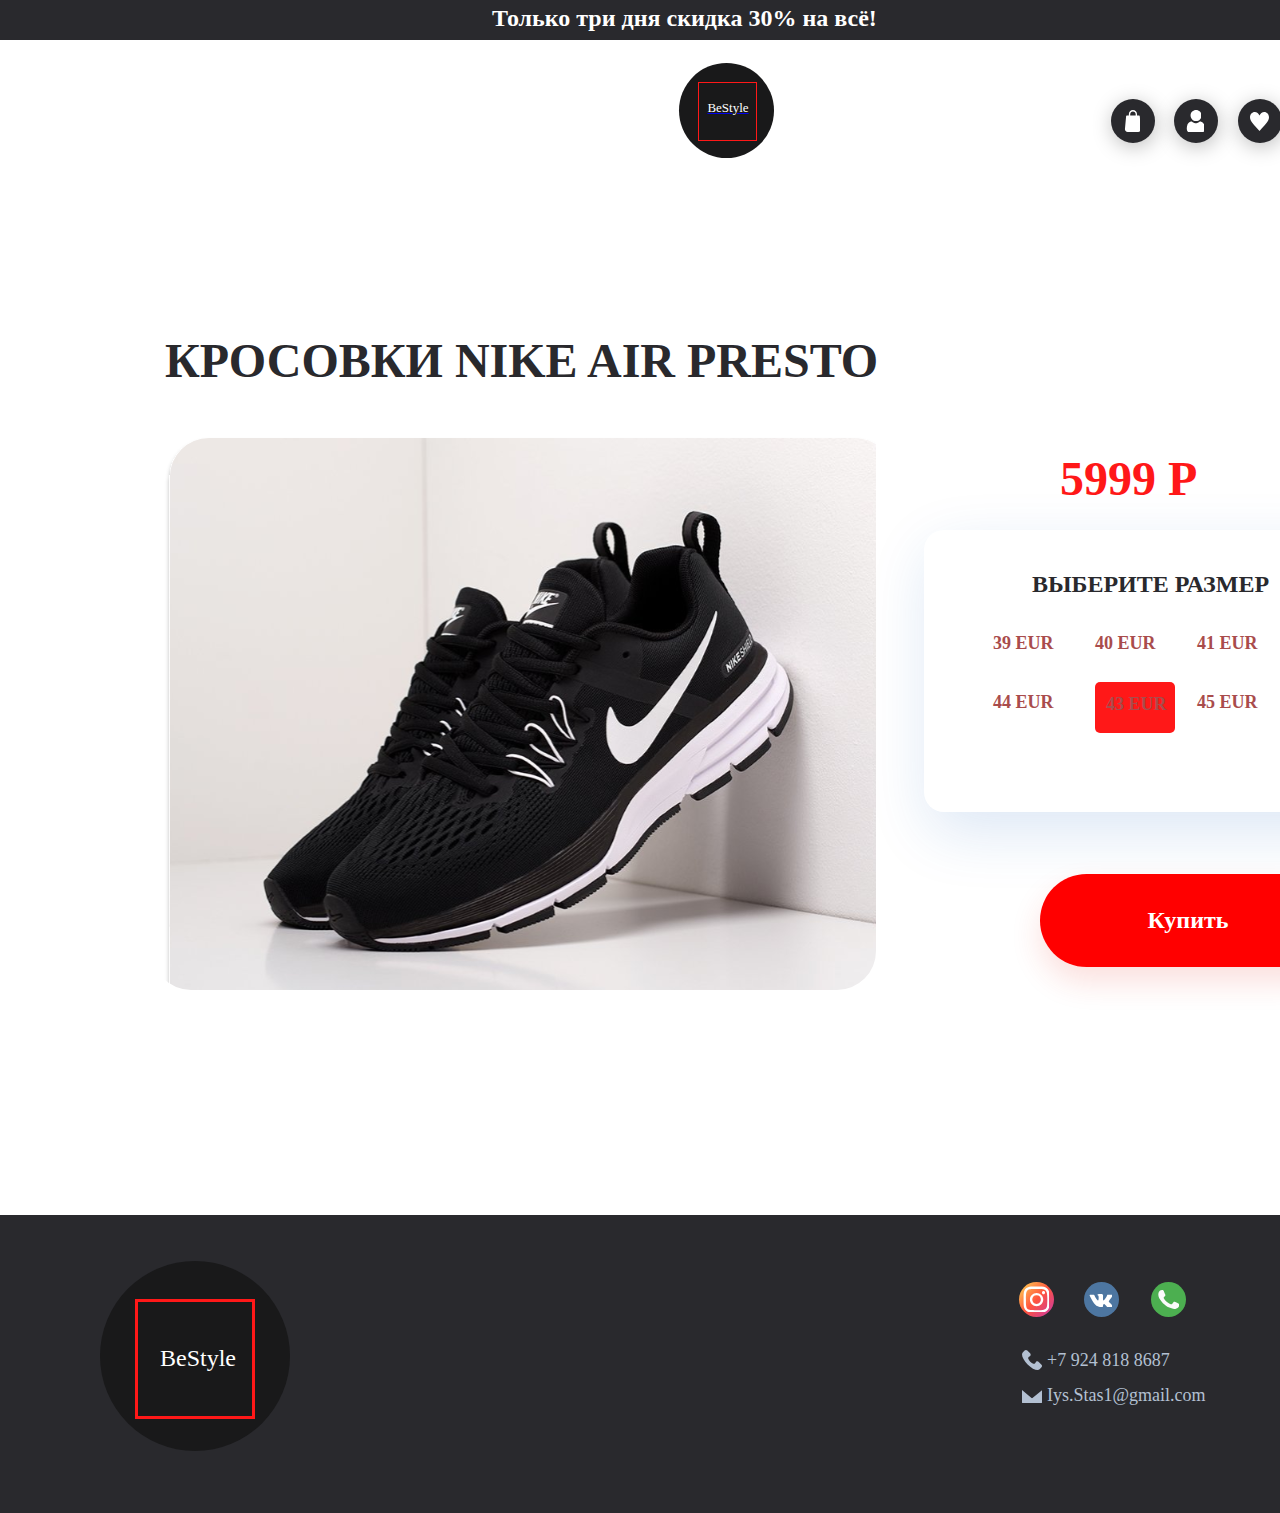
<file: kor.html>
<!DOCTYPE html>
<html lang="en">
<head>
    <meta charset="UTF-8">
    <meta name="viewport" content="width=device-width, initial-scale=1.0">
    <title>Document</title>
    <link rel="stylesheet" href="styleko.css">
    <link rel="stylesheet" href="normalize.css">
</head>
<body>
    <div class="header">
            <div class="shapka">
                <div class="text-shapka">Только три дня  скидка 30% на всё!</div>
                 </div>
                 <a href="index.html" class="header-logo">
                    <div class="header-logo-kvad">
                        <div class="header-logo-text">BeStyle</div>
                    </div>
                </a>
            <div class="shapka-icon">
                <div class="shapka-icon-kor"></div>
            </div>
            <a href="reg.html" class="shapka-icon2">
                <div class="shapka-icon-kab"></div>
                <div class="shapka-icon-kab2"></div>
            </a>
            <div class="shapka-icon3">
                <div class="shapka-icon-serd"></div>
            </div>
            
    <div class="boby-text">Кросовки Nike Air Presto</div>
    <div class="body-kar"></div>
    <div class="body-pay">5999 Р</div>
    <div class="body-block">
        <div class="body-block-text">ВЫБЕРИТЕ РАЗМЕР</div>
        <div class="body-block-raz">39 EUR</div>
        <div class="body-block-raz2">40 EUR</div>
        <div class="body-block-raz3">41 EUR</div>
        <div class="body-block-raz4">42 EUR</div>
            <div class="body-block-kas">
        <div class="body-block-raz5">43 EUR</div>
            </div>
        <div class="body-block-raz6">44 EUR</div>
        <div class="body-block-raz7">45 EUR</div>
        <div class="body-block-raz8">46 EUR</div>
    </div>
    <div class="body-button">
        <div class="body-button-text">Купить</div>
    </div>
            
    <div class="header-podval">
        <div class="header-podval-logo">
            <div class="header-podval-logo-kva">
                <div class="header-podval-logo-text">BeStyle</div>
            </div>
        </div>
        <div class="header-podval-icon">
            <div class="header-podval-icon-img"></div>
        </div>
        <div class="header-podval-icon2">
            <div class="header-podval-icon-img2"></div>
        </div>
        <div class="header-podval-icon3">
            <div class="header-podval-icon-img3"></div>
        </div>
        <div class="header-podval-tel">
            <div class="header-podval-tel-text">+7 924 818 8687</div>
        </div>
        <div class="header-podval-main">
            <div class="header-podval-main-text">Iys.Stas1@gmail.com</div>
        </div>
        <div class="header-podval-text">Доставка</div>
        <div class="header-podval-text2">Гарантии</div>
        <div class="header-podval-text3">Таблица размеров</div>
        <div class="header-podval-text4">Обмен и возврат</div>
        <div class="header-podval-text5">Вопросы и ответы</div>
    </div>





    </div>
</body>
</html>
</file>
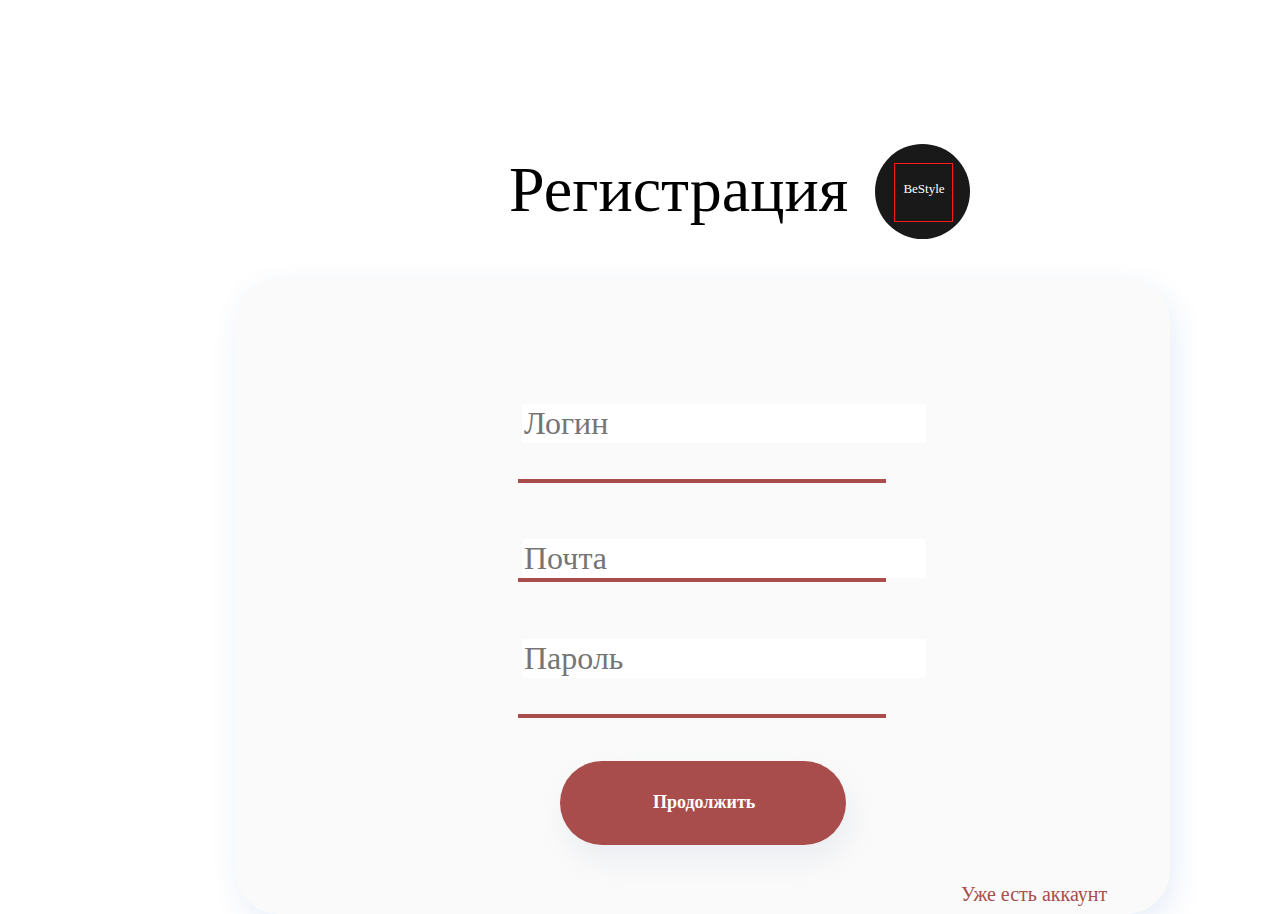
<file: reg.html>
<!DOCTYPE html>
<html lang="en">
<head>
    <meta charset="UTF-8">
    <meta name="viewport" content="width=device-width, initial-scale=1.0">
    <title>Document</title>
    <link rel="stylesheet" href="styler.css">
    <link rel="stylesheet" href="normalize.css">
</head>
<body>
    <div class="header">
    <div class="body-text">Регистрация</div>
    <a href="index.html" class="header-logo">
        <div class="header-logo-kvad">
            <div class="header-logo-text">BeStyle</div>
        </div>
    </a>
    <form action="submit.php" method="post">
        <div class="body-block">
            <input class="body-block-text" type="text" id="username" placeholder="Логин" name="username" pattern="^[a-zA-Z0-9_-]{3,20}$" title="Логин должен содержать только буквы, цифры и знаки '-' и '_', от 3 до 20 символов" required><br><br>
            <div class="body-block-polos"></div>
            <input type="text" class="body-block-text2" placeholder="Почта"></input>
            <div class="body-block-polos2"></div>
            <input class="body-block-text3" type="password" id="password" placeholder="Пароль" name="password" pattern="^(?=.*\d)(?=.*[a-z])(?=.*[A-Z])(?=.*[^a-zA-Z0-9]).{8,}$" title="Пароль должен быть минимум 8 символов, содержать цифры, буквы в разных регистрах и спец. символы" required><br><br>
            <div class="body-block-polos3"></div>
            <div class="block-button">
                <div class="block-button-text">Продолжить</div>
            </div>
            <div class="block-text">Уже есть аккаунт</div>
        </div>
        </form>
    </div>

    </div>
</body>
</html>
</file>
<file: styleko.css>
@media screen and (min-width: 1000px) {

    .header{
    display: flex;
    justify-content: space-between;
}

.a{
text-decoration: none;
color: black;
}
.shapka{
background: #29292D;
width: 100%;
height: 40px;
}
.text-shapka{
    color: white; 
    font-size: 24px; 
    font-family: Montserrat; 
    font-weight: 700; 
    word-wrap: break-word;
    position: absolute;
    margin-top: 5px;
    margin-left: 492px;
}
.header-logo{
width: 95px;
height: 95px;
background: #19191A;
border-radius: 9999px;
position: absolute;
margin-top: 63px;
margin-left: 679px;
}
.header-logo-kvad{
   width: 57px; 
   height: 57px; 
   border: 1.90px #FF1818 solid;
   margin-top: 19px;
   margin-left: 19px;
}
.header-logo-text{
width: 54px;
height: 12.81px;
text-align: 
center; color: white; 
font-size: 13px; 
font-family: Inter; 
font-weight: 300; 
word-wrap: break-word;
margin-top: 18px;
margin-left: 2px;

}
.shapka-icon{
width: 44px; 
height: 44px; 
background: #29292D; 
box-shadow: 1px 4px 20px rgba(0, 0, 0, 0.25); 
border-radius: 9999px;
position: absolute;
margin-top: 99px;
margin-left: 1111px;
}
.shapka-icon2{
width: 44px; 
height: 44px; 
background: #29292D; 
box-shadow: 1px 4px 20px rgba(0, 0, 0, 0.25); 
border-radius: 9999px;
position: absolute;
margin-top: 99px;
margin-left: 1174px;
    }
.shapka-icon3{
width: 44px; 
height: 44px; 
background: #29292D; 
 box-shadow: 1px 4px 20px rgba(0, 0, 0, 0.25); 
border-radius: 9999px;
position: absolute;
margin-top: 99px;
margin-left: 1238px;
        }

.shapka-icon-kor{
background: url(./kar/Vector.svg);
width: 16.11px; 
height: 22px;
margin-top: 11px;
margin-left: 13px;
}
.shapka-icon-kab{
width: 10.60px;
height: 10.60px;
background: url(./kar/Vector3.svg);
margin-top: 11px;
margin-left: 16px;
}
.shapka-icon-kab2{
width: 18.35px; 
height: 11.37px;
background: url(./kar/Vector-1.svg);
margin-top: 0px;
margin-left: 12px;
}
.shapka-icon-serd{
width: 19px; 
height: 19px;
background: url(./kar/Shape.svg);
margin-top: 13px;
margin-left: 12px;
}
.boby-text{
width: 825px; 
color: #29292D; 
font-size: 48px; 
font-family: Montserrat; 
font-weight: 700; 
text-transform: uppercase; 
word-wrap: break-word;
position: absolute;
margin-top: 333px;
margin-left: 165px;
}
.body-kar{
width: 724.15px; 
height: 598px; 
border-radius: 39px;
position: absolute;
margin-top: 392px;
margin-left: 152px;
background: url(./kar/Frame\ 11.svg);
}
.body-pay{
width: 176px; 
height: 57.11px; 
color: #FF1818; 
font-size: 48px; 
font-family: Montserrat; 
font-weight: 700; 
text-transform: uppercase; 
word-wrap: break-word;
position: absolute;
margin-top: 451px;
margin-left: 1060px;
}
.body-block{
width: 481px;
height: 282px; 
background: white; 
box-shadow: 5px 20px 60px rgba(22, 92, 191, 0.15); 
border-radius: 20px;
position: absolute;
margin-top: 530px;
margin-left: 924px;
}
.body-block-text{
text-align: center; 
color: #29292D; 
font-size: 24px; 
font-family: Montserrat; 
font-weight: 900; 
text-transform: uppercase; 
word-wrap: break-word;
position: absolute;
margin-top: 41px;
margin-left: 108px;
}
.body-block-raz{
color: #A94C4C; 
font-size: 18px; 
font-family: Montserrat; 
font-weight: 700; 
word-wrap: break-word;
position: absolute;
margin-top: 103px;
margin-left: 69px;
}
.body-block-raz2{
color: #A94C4C; 
font-size: 18px; 
font-family: Montserrat; 
font-weight: 700; 
word-wrap: break-word;
position: absolute;
margin-top: 103px;
margin-left: 171px;
}
.body-block-raz3{
color: #A94C4C; 
font-size: 18px; 
font-family: Montserrat; 
font-weight: 700; 
word-wrap: break-word;
position: absolute;
margin-top: 103px;
margin-left: 273px;
}
.body-block-raz4{
color: #A94C4C; 
font-size: 18px; 
font-family: Montserrat; 
font-weight: 700; 
word-wrap: break-word;
position: absolute;
margin-top: 103px;
margin-left: 374px;
}
.body-block-raz5{
color: #A94C4C; 
font-size: 18px; 
font-family: Montserrat; 
font-weight: 700; 
word-wrap: break-word;
position: absolute;
margin-top: 12px;
margin-left: 11px;
}
.body-block-raz6{
color: #A94C4C; 
font-size: 18px; 
font-family: Montserrat; 
font-weight: 700; 
word-wrap: break-word;
position: absolute;
margin-top: 162px;
margin-left: 69px;
}
.body-block-raz7{
color: #A94C4C; 
font-size: 18px; 
font-family: Montserrat; 
font-weight: 700; 
word-wrap: break-word;
position: absolute;
margin-top: 162px;
margin-left: 273px;
}
.body-block-raz8{
color: #A94C4C; 
font-size: 18px; 
font-family: Montserrat; 
font-weight: 700; 
word-wrap: break-word;
position: absolute;
margin-top: 162px;
margin-left: 374px;
}
.body-block-kas{
width: 80px; 
height: 51px; 
background: #FF1818; 
border-radius: 5px;
position: absolute;
margin-top: 152px;
margin-left: 171px;
}
.body-button{
width: 176px;
background: red; 
height: 45px; 
padding-left: 60px; 
padding-right: 60px; 
padding-top: 24px; 
padding-bottom: 24px; 
background: linear-gradient(94deg, ); 
box-shadow: 0px 15px 30px rgba(227, 47, 31, 0.15); 
border-radius: 50px; 
justify-content: flex-start; 
align-items: center;
 gap: 10px; 
display: inline-flex;
position: absolute;
margin-top: 874px;
margin-left: 1040px;
}
.body-button-text{
width: 176px; 
text-align: center; 
color: white; 
font-size: 24px; 
font-family: Montserrat; 
font-weight: 700; 
word-wrap: break-word;
position: absolute;
text-align: center;
}
.header-podval{
width: 100%; 
height: 298px;
background: #29292D;
position: absolute;
margin-top: 1215px;
}
.header-podval-logo{
width: 189.95px; 
height: 190px; 
background: #19191A; 
border-radius: 9999px;
margin-top: 46px;
margin-left: 100px;
position: absolute;
}
.header-podval-logo-kva{
width: 113.97px; 
height: 114px; 
border: 3.80px #FF1818 solid;
margin-top: 38px;
margin-left: 35px;
position: absolute;
}
.header-podval-logo-text{
width: 120px;
height: 29px; 
text-align: center; 
color: white; 
font-size: 24px; 
font-family: Inter; 
font-weight: 300; 
word-wrap: break-word;
position: absolute;
margin-top: 43px;
}
.header-podval-prend{
width: 168px;
height: 129px;
position: absolute;
background: url(./kar/Rectangle\ 41.svg);
justify-content: center;
 align-items: center; 
 display: inline-flex;
 margin-left: 545px;
 margin-top: 69px;
}
.header-podval-icon{
width: 35.09px; 
height: 35.11px; 
background: linear-gradient(133deg, #FFDD55 0%, #FF543E 50%, #C837AB 100%);
position: absolute;
margin-top: 67px;
margin-left: 1019px;
border-radius: 100%;
}
.header-podval-icon-img{
width: 25.85px; 
height: 25.88px;
background: url(./kar/ins.svg);
position: absolute;
margin-top: 4px;
margin-left: 4px;
}
.header-podval-icon2{
width: 35px; 
height: 35px; 
background: #4D76A1;
position: absolute;
margin-top: 67px;
margin-left: 1084px;
border-radius: 100%;
}
.header-podval-icon-img2{
width: 22.97px; 
height: 13.11px;
background: url(./kar/vk.svg);
margin-top: 12px;
margin-left: 5px;
}
.header-podval-icon3{
width: 34.99px; 
height: 35px; 
background: #4CAF50;
position: absolute;
margin-top: 67px;
margin-left: 1151px;
border-radius: 100%;
}
.header-podval-icon-img3{
width: 20.72px; 
height: 19.29px;
background: url(./kar/wat.svg);
margin-top: 8px;
margin-left: 7px;
}
.header-podval-tel{
width: 19.95px; 
height: 20px;
background: url(./kar/tel.svg);
margin-left: 1022px;
margin-top: 135px;
position: absolute;
}
.header-podval-tel-text{
width: 131.96px; 
color: #B3C0D2; 
font-size: 18px; 
font-family: Ruda; 
font-weight: 400; 
word-wrap: break-word;
margin-left: 25px;
}
.header-podval-main{
width: 19.99px; 
height: 13.02px;
background: url(./kar/mail.svg);
margin-top: 175px;
margin-left: 1022px;
position: absolute;
}
.header-podval-main-text{
width: 193.95px; 
color: #B3C0D2; 
font-size: 18px; 
font-family: Ruda; 
font-weight: 400; 
word-wrap: break-word;
margin-left: 25px;
margin-top: -5px;
}
.header-podval-text{
width: 62.98px; 
color: #B3C0D2; 
font-size: 14px; 
font-family: Ruda; 
font-weight: 400; 
word-wrap: break-word;
margin-left: 1330px;
margin-top: 65px;
}
.header-podval-text2{
width: 62.98px; 
color: #B3C0D2; 
font-size: 14px; 
font-family: Ruda; 
font-weight: 400; 
word-wrap: break-word;
margin-left: 1330px;
margin-top: 15px;
}
.header-podval-text3{
    width: 62.98px; 
    color: #B3C0D2; 
    font-size: 14px; 
    font-family: Ruda; 
    font-weight: 400; 
    word-wrap: break-word;
    margin-left: 1330px;
    margin-top: 15px;
    }
    .header-podval-text4{
        width: 62.98px; 
        color: #B3C0D2; 
        font-size: 14px; 
        font-family: Ruda; 
        font-weight: 400; 
        word-wrap: break-word;
        margin-left: 1330px;
        margin-top: 15px;
        }
        .header-podval-text5{
width: 62.98px; 
color: #B3C0D2; 
font-size: 14px; 
font-family: Ruda; 
font-weight: 400; 
word-wrap: break-word;
margin-left: 1330px;
margin-top: 15px;
}



}
</file>
<file: styler.css>
@media screen and (min-width: 1000px) {

a{
text-decoration: none;
color: black;
}

.header{
display: flex;
justify-content: space-between;
}
.body-text{
text-align: center; 
color: black; 
font-size: 64px; 
font-family: Rubik; 
font-weight: 300; 
word-wrap: break-word;
position: absolute;
margin-top: 153px;
margin-left: 509px;
}
.header-logo{
width: 95px;
height: 95px;
background: #19191A;
border-radius: 9999px;
position: absolute;
margin-top: 144px;
margin-left: 875px;
}
.header-logo-kvad{
   width: 57px; 
   height: 57px; 
   border: 1.90px #FF1818 solid;
   margin-top: 19px;
   margin-left: 19px;
}
.header-logo-text{
width: 54px;
height: 12.81px;
text-align: 
center; color: white; 
font-size: 13px; 
font-family: Inter; 
font-weight: 300; 
word-wrap: break-word;
margin-top: 18px;
margin-left: 2px;
}
.body-block{
width: 935px; 
height: 636px; 
background: #FAFAFA; 
box-shadow: 5px 10px 30px rgba(21.52, 91.97, 191.25, 0.10); 
border-radius: 44px;
position: absolute;
margin-top: 278px;
margin-left: 235px;
}
.body-block-text{
color: #B3C0D2; 
font-size: 32px; 
font-family: Rubik; 
font-weight: 300; 
word-wrap: break-word;
position: absolute;
margin-top: 126px;
margin-left: 287px;
border: none;
outline: none;
}
.body-block-polos{
width: 364.01px; 
height: 0px; 
border: 2px #A94C4C solid;
position: absolute;
margin-top: 164px;
margin-left: 283px;
}
.body-block-text2{ 
color: #B3C0D2; 
font-size: 32px; 
font-family: Rubik; 
font-weight: 300; 
word-wrap: break-word;
position: absolute;
margin-top: 224px;
margin-left: 287px;
border: none;
outline: none;
}
.body-block-polos2{
width: 364.01px; 
height: 0px; 
border: 2px #A94C4C solid;
position: absolute;
margin-top: 263px;
margin-left: 283px;
}
.body-block-text3{ 
color: #B3C0D2; 
font-size: 32px; 
font-family: Rubik; 
font-weight: 300; 
word-wrap: break-word;
position: absolute;
margin-top: 324px;
margin-left: 287px;
border: none;
outline: none;
}
.body-block-polos3{
width: 364.01px; 
height: 0px; 
border: 2px #A94C4C solid;
position: absolute;
margin-top: 362px;
margin-left: 283px;
}
.input{
   color: #B3C0D2;
}
.block-button{
width: 180px; 
height: 36px; 
padding-left: 53px; 
padding-right: 53px; 
padding-top: 24px; 
padding-bottom: 24px; 
background: #A94C4C; 
box-shadow: 5px 15px 30px rgba(179, 192, 210, 0.20); 
border-radius: 50px; 
justify-content: flex-start; 
align-items: center; 
gap: 10px;
display: inline-flex;
position: absolute;
margin-top: 409px;
margin-left: 325px;
}
.block-button-text{
color: white; 
font-size: 18px; 
font-family: Montserrat; 
font-weight: 700; 
word-wrap: break-word;
position: absolute;
margin-left: 40px;
}
.block-text{
text-align: center; 
color: #A94C4C; 
font-size: 20px; 
font-family: Montserrat; 
font-weight: 100; 
word-wrap: break-word;
position: absolute;
margin-top: 531px;
margin-left: 726px;
}

}
</file>
